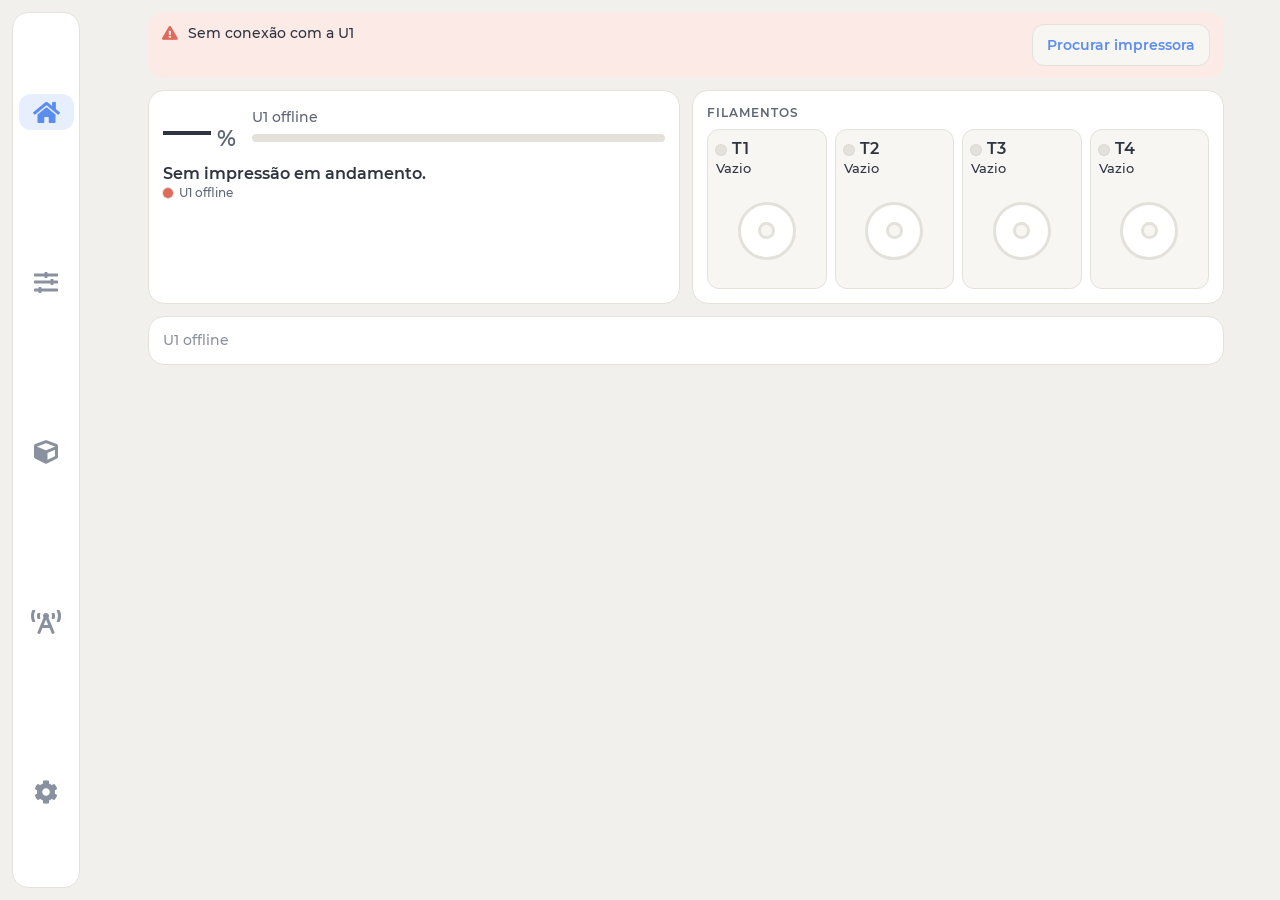
<file: assets/index.html>
<!doctype html>
<html lang="pt-BR">
<head>
<meta charset="utf-8">
<meta name="viewport" content="width=device-width,initial-scale=1,viewport-fit=cover">
<meta http-equiv="Content-Security-Policy" content="default-src 'self'; script-src 'self'; style-src 'self' 'unsafe-inline'; img-src 'self' data:; font-src 'self'; connect-src 'none'; object-src 'none'; frame-src 'none'; base-uri 'none'">
<title>Spool Factory</title>
<link rel="stylesheet" href="style.css">
</head>
<body>
<nav id="nav">
 <button data-tab="home" class="on"><i class="i">&#xf015;</i><span data-t="nav.home"></span></button>
 <button data-tab="control"><i class="i">&#xf1de;</i><span data-t="nav.control"></span></button>
 <button data-tab="stock"><i class="i">&#xf1b2;</i><span data-t="nav.stock"></span></button>
 <button data-tab="nfc"><i class="i">&#xf519;</i><span data-t="nav.nfc"></span></button>
 <button data-tab="settings"><i class="i">&#xf013;</i><span data-t="nav.settings"></span></button>
</nav>
<main>
 <div id="banner"></div>

 <section id="tab-home">
  <div class="grid home-grid">
   <div class="card" id="print-card"></div>
   <div class="card"><h3 data-t="home.filaments"></h3><div class="feeders" id="home-feeders"></div></div>
   <div class="card"><div class="temps" id="home-temps"></div></div>
  </div>
 </section>

 <section id="tab-control" hidden>
  <div class="head"><h1 data-t="ctl.title"></h1><button class="danger" id="estop"><i class="i">&#xf011;</i> <span data-t="ctl.estop"></span></button></div>
  <div class="card" id="ctl-print"></div>
  <div class="card"><h3 data-t="ctl.temps"></h3><div class="ctl-grid" id="ctl-temps"></div><p class="small muted" id="ctl-temps-note"></p></div>
  <div class="card"><h3 data-t="ctl.fans"></h3><div class="ctl-grid" id="ctl-fans"></div></div>
  <div class="card"><h3 data-t="ctl.feeders"></h3><div class="ctl-grid" id="ctl-feeders"></div><p class="small muted" data-t="feed.warning"></p></div>
 </section>

 <section id="tab-stock" hidden>
  <div class="head"><h1 data-t="stock.title"></h1><span class="small muted" id="stock-updated"></span>
   <button id="stock-refresh"><i class="i">&#xf021;</i> <span data-t="common.refresh"></span></button>
   <button class="primary" id="stock-new"><i class="i">&#xf067;</i> <span data-t="stock.new"></span></button></div>
  <input id="search" type="search" data-tp="stock.search" autocomplete="off">
  <div class="filters">
   <select id="f-material"></select><select id="f-vendor"></select><select id="f-location"></select>
   <select id="f-sort"><option value="id" data-t="sort.id"></option><option value="weight" data-t="sort.weight"></option><option value="material" data-t="sort.material"></option><option value="brand" data-t="sort.brand"></option></select>
  </div>
  <div class="row">
   <button class="chip" id="c-archived" data-t="stock.archived"></button>
   <button class="chip" id="c-low" data-t="stock.low"></button>
   <button class="chip" id="c-compact" data-t="stock.compact"></button>
   <button class="chip" id="c-clear" data-t="stock.clear"></button>
   <span class="small muted" id="stock-summary"></span>
  </div>
  <p></p>
  <div class="list" id="stock-list"></div>
 </section>

 <section id="tab-nfc" hidden>
  <div class="head"><h1 data-t="nfc.title"></h1></div>
  <div class="card reader"><i class="i big">&#xf519;</i><div><h2 data-t="nfc.tap"></h2><p class="t2" id="nfc-status"></p><button id="nfc-onoff" hidden data-t="nfc.off"></button></div></div>
  <div id="nfc-result"></div>
  <div class="card"><h3 data-t="nfc.deadline"></h3><div class="row" id="nfc-deadline"></div></div>
 </section>

 <section id="tab-settings" hidden>
  <div class="head"><h1 data-t="set.title"></h1></div>
  <div class="card">
   <h2 data-t="set.printer"></h2>
   <p class="small t2" id="set-conn"></p>
   <label for="s-printer" data-t="set.ip"></label><input id="s-printer" inputmode="url" autocomplete="off">
   <label for="s-spoolman" data-t="set.spoolman"></label><input id="s-spoolman" inputmode="url" autocomplete="off">
   <p class="small muted" data-t="set.spoolman_hint"></p>
   <details><summary class="small t2" data-t="set.keys"></summary>
    <label for="s-printerKey">Moonraker</label><input id="s-printerKey" autocomplete="off">
    <label for="s-spoolKey">Spoolman</label><input id="s-spoolKey" autocomplete="off"></details>
   <label for="s-language" data-t="set.language"></label>
   <select id="s-language"><option value="auto" data-t="set.lang_auto"></option><option value="pt">Português (Brasil)</option><option value="en">English</option></select>
   <div class="row" style="margin-top:14px"><button class="primary" id="s-save" data-t="common.save"></button><button id="s-test" data-t="conn.test"></button><button id="s-rescan" data-t="conn.rescan"></button></div>
   <p class="small" id="s-result"></p>
  </div>
  <div class="card"><div class="row"><h2 class="spacer" data-t="log.title"></h2><button id="s-share" data-t="set.share"></button></div><ul class="log" id="log"></ul></div>
  <div class="card"><h2 data-t="set.about"></h2><p class="t2" id="about"></p><button id="s-firmware" data-t="set.firmware"></button></div>
 </section>
</main>
<div id="modal" hidden><div class="sheet" id="sheet"></div></div>
<div id="toast"></div>
<script src="i18n-data.js"></script>
<script src="app.js"></script>
</body>
</html>
</file>
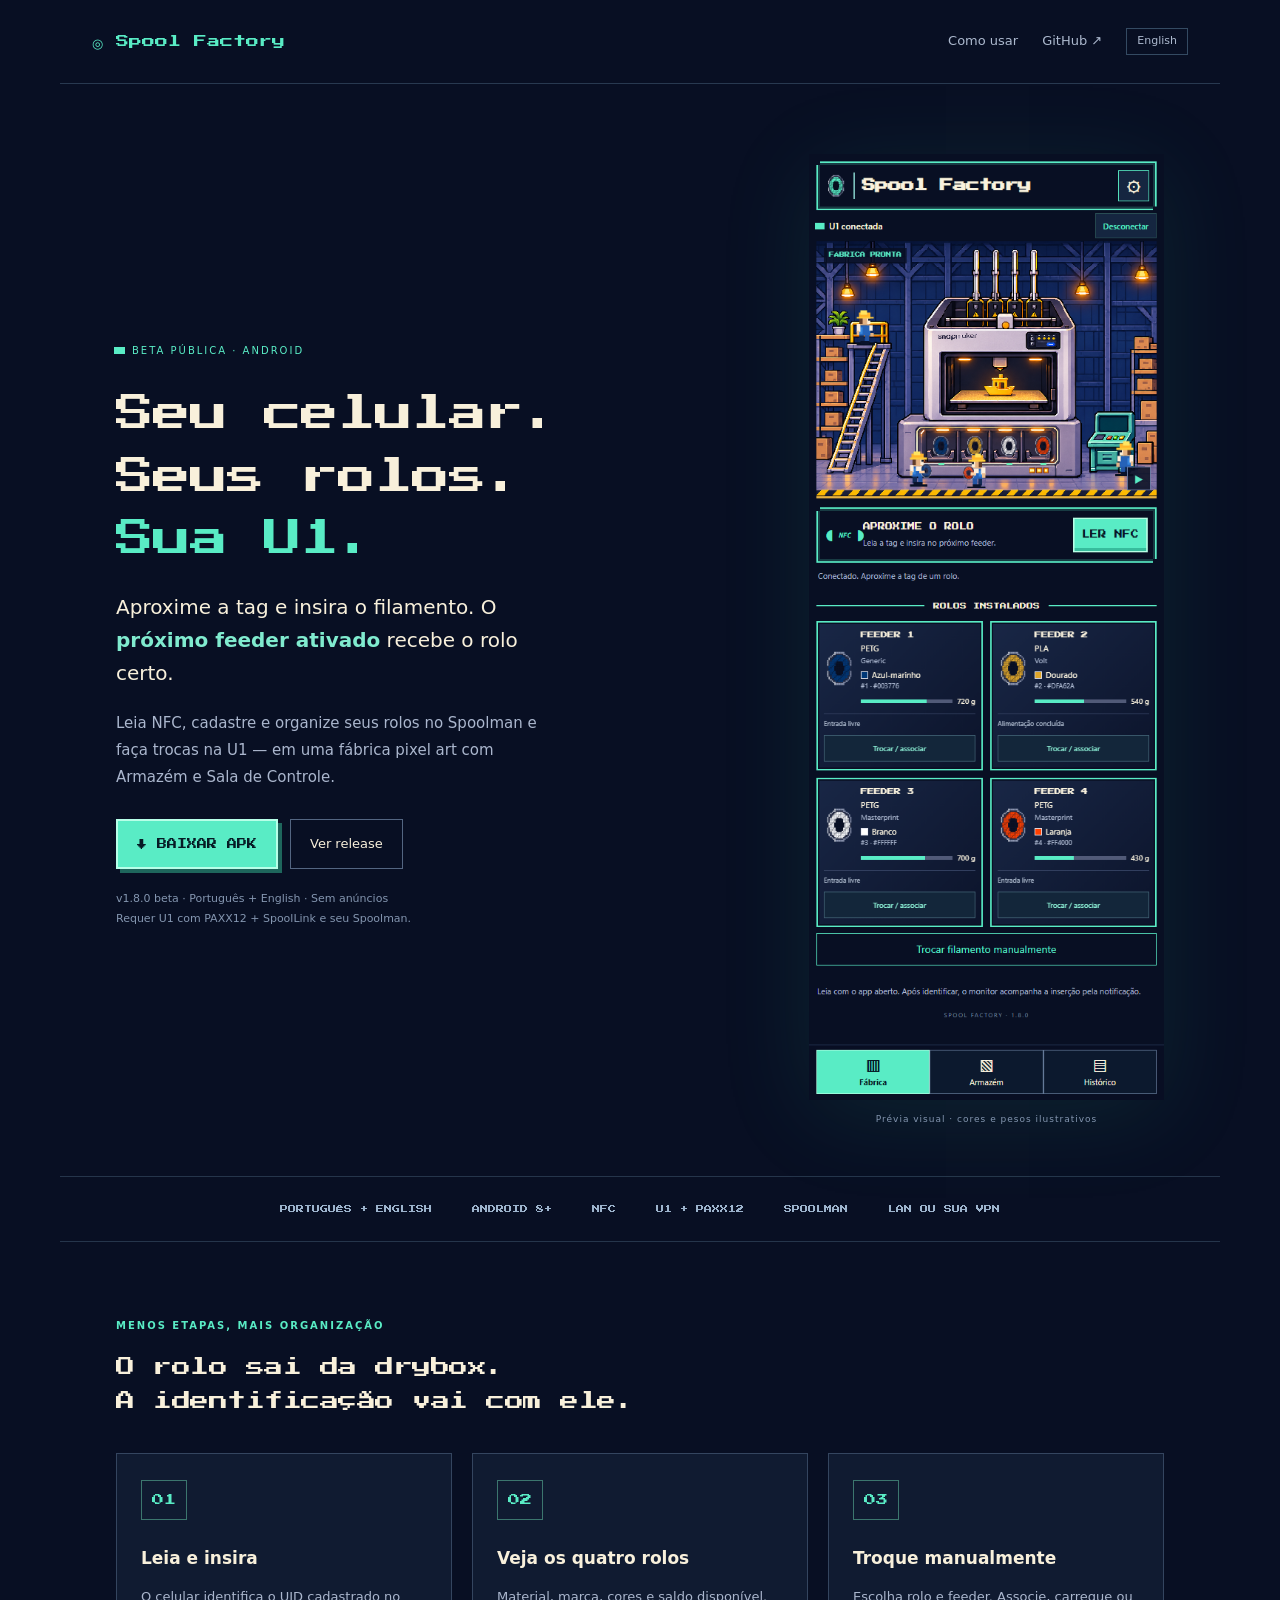
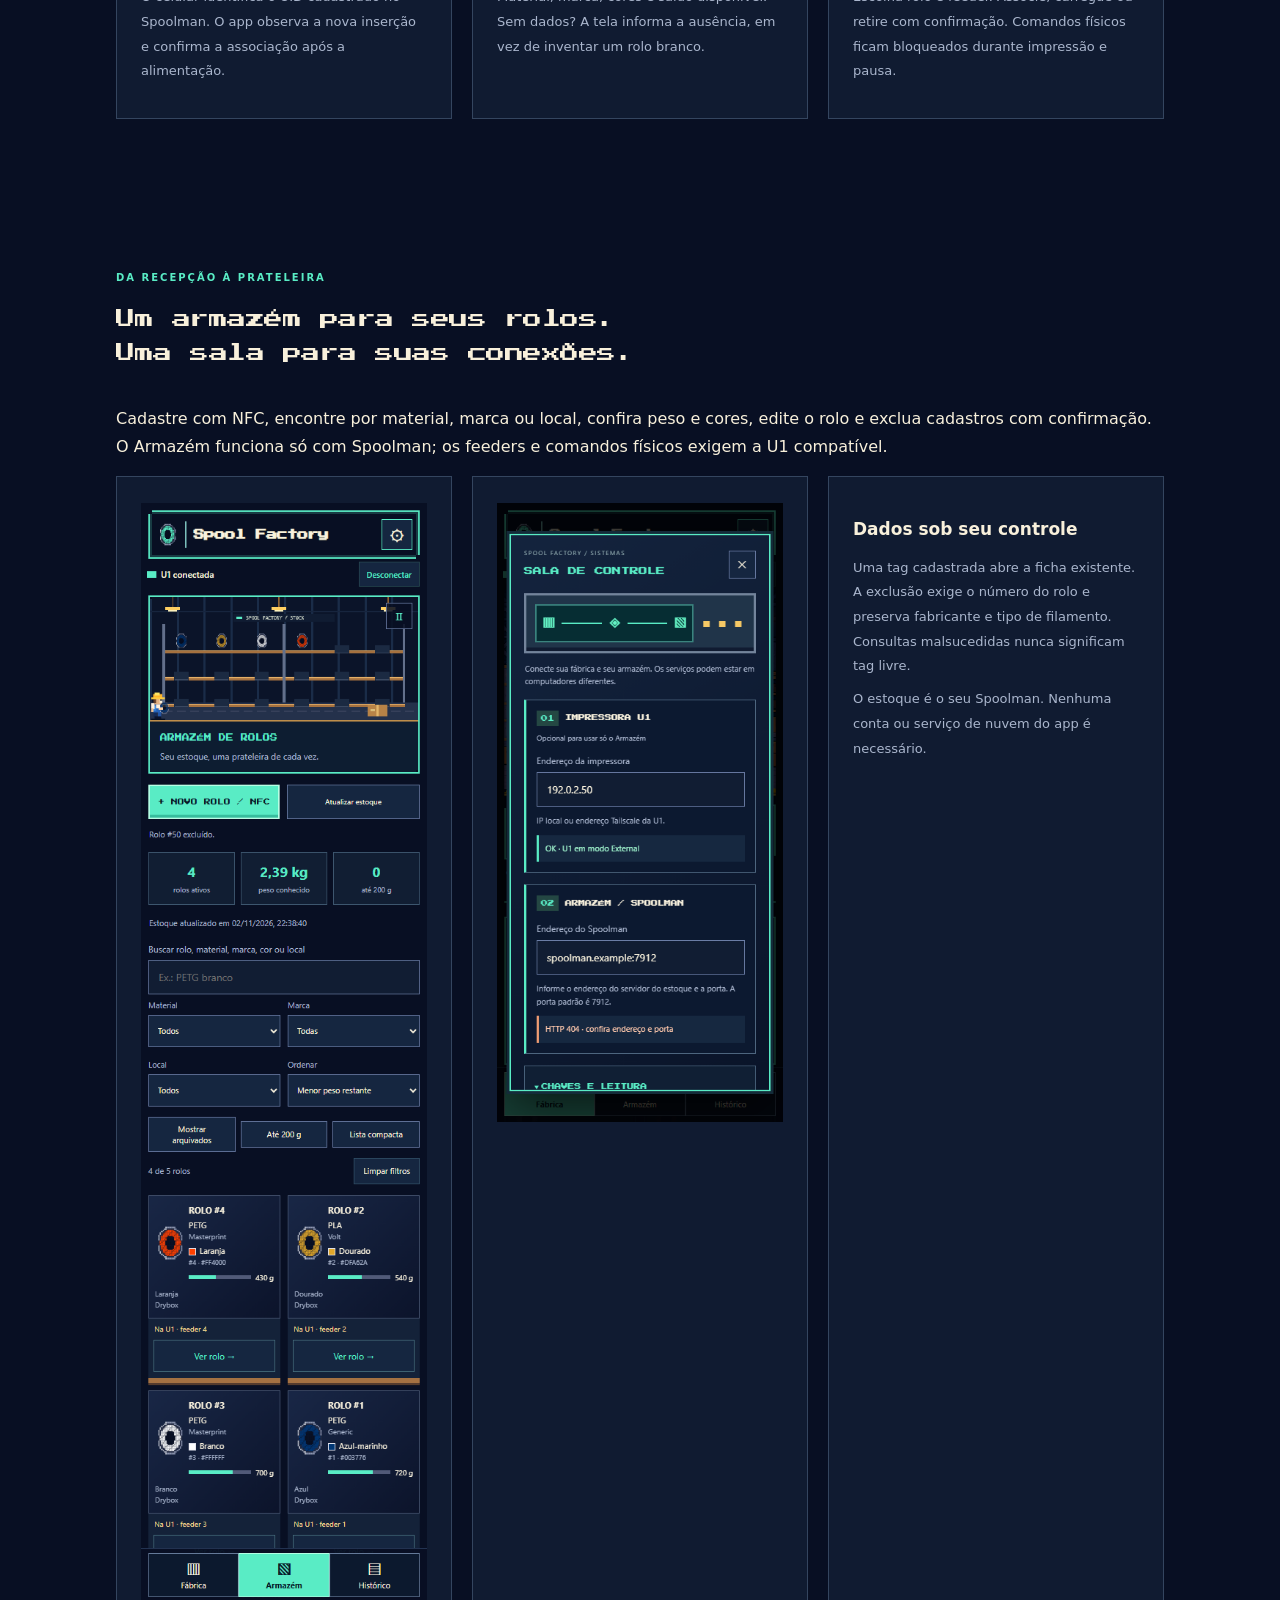
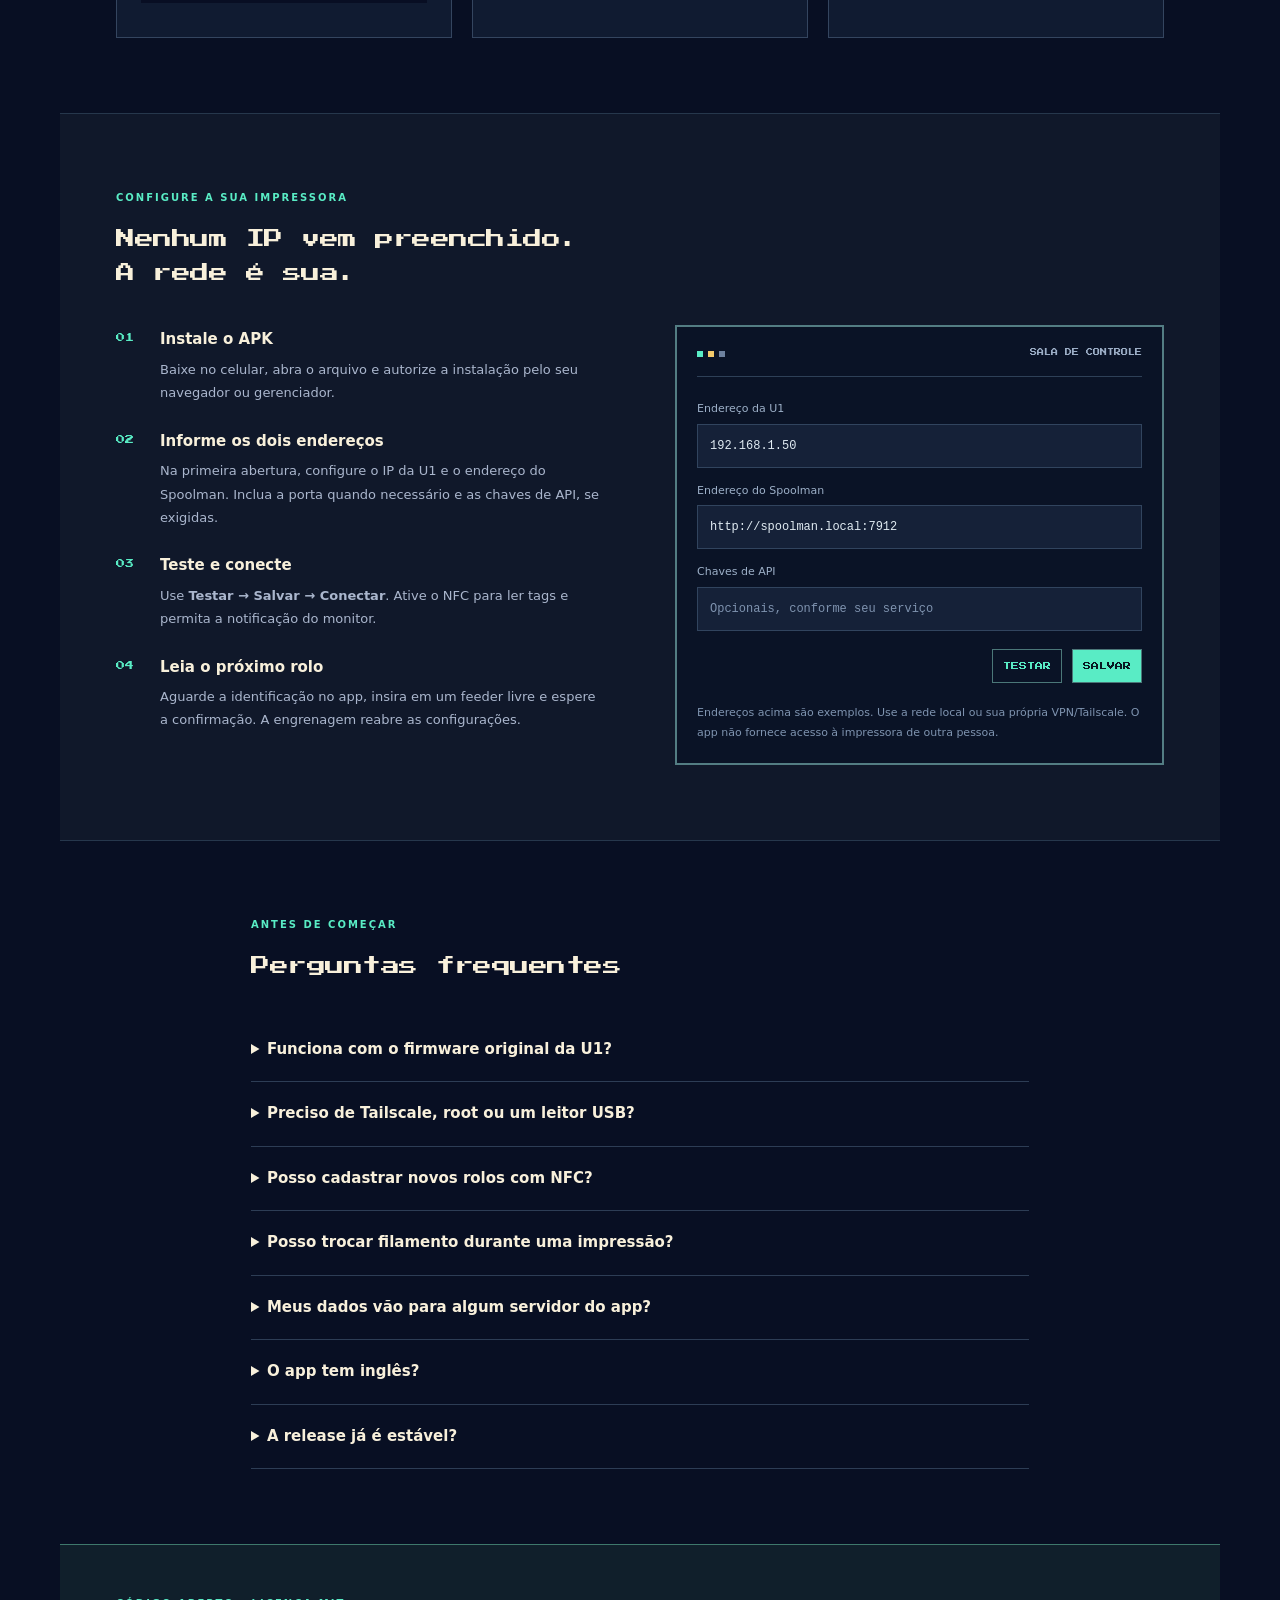
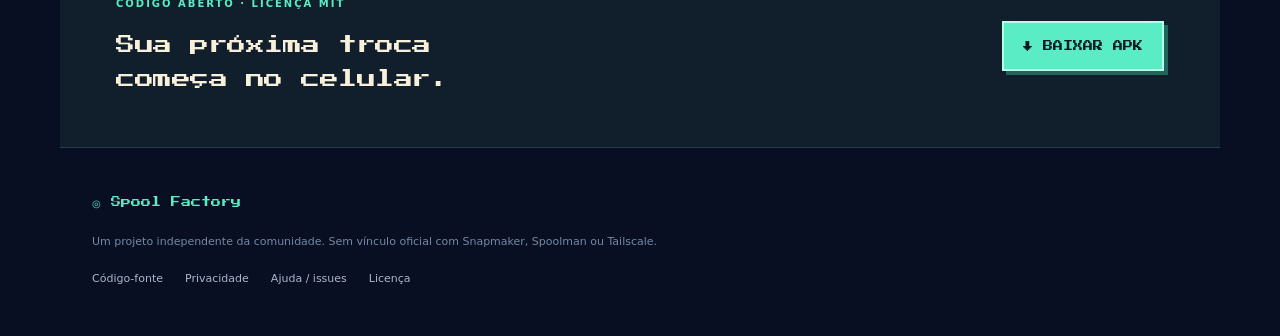
<file: docs/index.html>
<!doctype html><html lang="pt-BR"><head><meta charset="utf-8"><meta name="viewport" content="width=device-width,initial-scale=1"><title>Spool Factory — NFC para sua Snapmaker U1</title><meta name="description" content="Use seu celular Android como leitor NFC externo da Snapmaker U1. Associação automática ao próximo feeder, estoque Spoolman e troca manual, com visual pixel art."><meta property="og:title" content="Spool Factory"><meta property="og:description" content="Leia a tag. Insira o filamento. O próximo feeder recebe o rolo."><meta property="og:type" content="website"><meta property="og:image" content="https://caiotmoraes.github.io/spool-factory/assets/preview.png"><link rel="icon" href="data:image/svg+xml,%3Csvg xmlns='http://www.w3.org/2000/svg' viewBox='0 0 40 40'%3E%3Crect width='40' height='40' fill='%23080f23'/%3E%3Ccircle cx='20' cy='20' r='14' stroke='%2359ecc5' stroke-width='6' fill='none'/%3E%3Ccircle cx='20' cy='20' r='4' fill='%2359ecc5'/%3E%3C/svg%3E"><link rel="stylesheet" href="site.css"></head><body>
<a class="skip" href="#conteudo">Ir para o conteúdo</a>
<header><a class="brand" href="#">◎ <span>Spool Factory</span></a><nav aria-label="Principal"><a href="#instalar">Como usar</a><a href="https://github.com/caiotmoraes/spool-factory">GitHub ↗</a><a class="mini" href="https://github.com/caiotmoraes/spool-factory/blob/main/README.md" lang="en">English</a></nav></header>
<main id="conteudo"><section class="hero"><div class="intro"><div class="badge"><span></span>BETA PÚBLICA · ANDROID</div><h1>Seu celular.<br>Seus rolos.<br><em>Sua U1.</em></h1><p class="lead">Aproxime a tag e insira o filamento. O <strong>próximo feeder ativado</strong> recebe o rolo certo.</p><p class="secondary">Leia NFC, cadastre e organize seus rolos no Spoolman e faça trocas na U1 — em uma fábrica pixel art com Armazém e Sala de Controle.</p><div class="buttons"><a class="button primary" href="https://github.com/caiotmoraes/spool-factory/releases/download/v1.8.0-beta.1/Spool-Factory.apk">↓ BAIXAR APK</a><a class="button" href="https://github.com/caiotmoraes/spool-factory/releases/tag/v1.8.0-beta.1">Ver release</a></div><p class="download-note">v1.8.0 beta · Português + English · Sem anúncios<br>Requer U1 com PAXX12 + SpoolLink e seu Spoolman.</p></div><figure class="screen"><img src="assets/preview.png" width="1024" height="1536" alt="Prévia visual do Spool Factory em estilo fábrica 8 bits, com a U1, trabalhadores e quatro rolos coloridos"><figcaption>Prévia visual · cores e pesos ilustrativos</figcaption></figure></section>
<div class="requirements"><span>PORTUGUÊS + ENGLISH</span><span>ANDROID 8+</span><span>NFC</span><span>U1 + PAXX12</span><span>SPOOLMAN</span><span>LAN OU SUA VPN</span></div>
<section class="section"><div class="eyebrow">MENOS ETAPAS, MAIS ORGANIZAÇÃO</div><h2>O rolo sai da drybox.<br>A identificação vai com ele.</h2><div class="features"><article><span class="feature-icon">01</span><h3>Leia e insira</h3><p>O celular identifica o UID cadastrado no Spoolman. O app observa a nova inserção e confirma a associação após a alimentação.</p></article><article><span class="feature-icon">02</span><h3>Veja os quatro rolos</h3><p>Material, marca, cores e saldo disponível. Sem dados? A tela informa a ausência, em vez de inventar um rolo branco.</p></article><article><span class="feature-icon">03</span><h3>Troque manualmente</h3><p>Escolha rolo e feeder. Associe, carregue ou retire com confirmação. Comandos físicos ficam bloqueados durante impressão e pausa.</p></article></div></section>
<section class="section"><div class="eyebrow">DA RECEPÇÃO À PRATELEIRA</div><h2>Um armazém para seus rolos.<br>Uma sala para suas conexões.</h2><p>Cadastre com NFC, encontre por material, marca ou local, confira peso e cores, edite o rolo e exclua cadastros com confirmação. O Armazém funciona só com Spoolman; os feeders e comandos físicos exigem a U1 compatível.</p><div class="features"><article><img src="assets/warehouse.png" width="390" height="1500" style="width:100%;height:auto" alt="Armazém com rolos ilustrativos"></article><article><img src="assets/control-room.png" width="390" height="844" style="width:100%;height:auto" alt="Sala de Controle com endereços de exemplo"></article><article><h3>Dados sob seu controle</h3><p>Uma tag cadastrada abre a ficha existente. A exclusão exige o número do rolo e preserva fabricante e tipo de filamento. Consultas malsucedidas nunca significam tag livre.</p><p>O estoque é o seu Spoolman. Nenhuma conta ou serviço de nuvem do app é necessário.</p></article></div></section><section id="instalar" class="section setup"><div class="eyebrow">CONFIGURE A SUA IMPRESSORA</div><h2>Nenhum IP vem preenchido.<br>A rede é sua.</h2><div class="setup-grid"><ol><li><b>Instale o APK</b><p>Baixe no celular, abra o arquivo e autorize a instalação pelo seu navegador ou gerenciador.</p></li><li><b>Informe os dois endereços</b><p>Na primeira abertura, configure o IP da U1 e o endereço do Spoolman. Inclua a porta quando necessário e as chaves de API, se exigidas.</p></li><li><b>Teste e conecte</b><p>Use <strong>Testar → Salvar → Conectar</strong>. Ative o NFC para ler tags e permita a notificação do monitor.</p></li><li><b>Leia o próximo rolo</b><p>Aguarde a identificação no app, insira em um feeder livre e espere a confirmação. A engrenagem reabre as configurações.</p></li></ol><aside class="config"><div class="window-bar"><i></i><i></i><i></i><span>SALA DE CONTROLE</span></div><label>Endereço da U1</label><code>192.168.1.50</code><label>Endereço do Spoolman</label><code>http://spoolman.local:7912</code><label>Chaves de API</label><code class="muted">Opcionais, conforme seu serviço</code><div class="config-actions"><span>TESTAR</span><span>SALVAR</span></div><p>Endereços acima são exemplos. Use a rede local ou sua própria VPN/Tailscale. O app não fornece acesso à impressora de outra pessoa.</p></aside></div></section>
<section class="section faq"><div class="eyebrow">ANTES DE COMEÇAR</div><h2>Perguntas frequentes</h2><details><summary>Funciona com o firmware original da U1?</summary><p>Não. É necessário PAXX12 Extended Firmware com SpoolLink e as interfaces de leitor externo compatíveis. Configure Filament Detection como External no Firmware Config, com a U1 ociosa: a mudança reinicia o Klipper e impede o OpenRFID de apagar associações do celular. O desenvolvimento usou a série 2.0.0-paxx12-24. Consulte a documentação do repositório antes de instalar.</p></details><details><summary>Preciso de Tailscale, root ou um leitor USB?</summary><p>Não é necessário root nem leitor USB. Tailscale é opcional: o celular só precisa alcançar sua U1 e seu Spoolman. Na mesma rede Wi-Fi, use os endereços locais. Para VPN/Tailscale, configure seus próprios dispositivos separadamente.</p></details><details><summary>Posso cadastrar novos rolos com NFC?</summary><p>Sim. Abra Armazém → Novo rolo / NFC e leia a tag. O app informa se ela já pertence a um rolo, inclusive arquivado, ou está livre após consultar o Spoolman. Escolha o filamento do catálogo ou cadastre marca, material e cores; informe peso e local e confirme. A leitura usa o UID: não descobre automaticamente todos os dados do material e não regrava a tag.</p></details><details><summary>Posso trocar filamento durante uma impressão?</summary><p>Os controles manuais desta versão ficam bloqueados durante impressão e pausa, além de erros e outras operações. Carregar/retirar podem aquecer e movimentar a U1 e pedem confirmação. O novo controle físico ainda precisa de validação mais ampla em hardware.</p></details><details><summary>Meus dados vão para algum servidor do app?</summary><p>Não há conta do app, anúncios ou telemetria do desenvolvedor. O celular conversa com os endereços configurados por você. Configurações, cache e histórico ficam no aparelho. Diagnósticos só são compartilhados quando você usa a ação de compartilhar; revise-os antes de publicar.</p></details><details><summary>O app tem inglês?</summary><p>Sim. A versão 1.8 oferece inglês e português brasileiro nas telas, confirmações e notificações. O padrão segue o idioma do celular. Você pode escolher em engrenagem → Idioma → Salvar. Os nomes e dados cadastrados no Spoolman permanecem como você escreveu.</p></details><details><summary>A release já é estável?</summary><p>É uma beta pública inicial. Há testes automatizados de lógica, integração simulada e interface; a associação NFC foi usada em um Galaxy Z Fold7. Outros aparelhos, versões de firmware e os novos comandos físicos precisam de validação. Se encontrar um problema, abra uma issue sem incluir dados privados.</p></details></section>
<section class="final-cta"><div><div class="eyebrow">CÓDIGO ABERTO · LICENÇA MIT</div><h2>Sua próxima troca<br>começa no celular.</h2></div><a class="button primary" href="https://github.com/caiotmoraes/spool-factory/releases/download/v1.8.0-beta.1/Spool-Factory.apk">↓ BAIXAR APK</a></section></main>
<footer><a class="brand" href="#">◎ Spool Factory</a><p>Um projeto independente da comunidade. Sem vínculo oficial com Snapmaker, Spoolman ou Tailscale.</p><div><a href="https://github.com/caiotmoraes/spool-factory">Código-fonte</a><a href="https://github.com/caiotmoraes/spool-factory/blob/main/PRIVACY.md">Privacidade</a><a href="https://github.com/caiotmoraes/spool-factory/issues">Ajuda / issues</a><a href="https://github.com/caiotmoraes/spool-factory/blob/main/LICENSE">Licença</a></div></footer>
</body></html>
</file>
<file: assets/style.css>
/* Spool Factory 2.0 — tema claro do U1 Factory Display (spec/tokens.json). */
@font-face{font-family:Montserrat;font-weight:500;src:url(fonts/Montserrat-Medium.woff2) format('woff2');}
@font-face{font-family:Montserrat;font-weight:600;src:url(fonts/Montserrat-SemiBold.woff2) format('woff2');}
@font-face{font-family:FA;font-weight:900;src:url(fonts/fa-solid.woff2) format('woff2');}
:root{
 --bg:#F2F0EC;--surface:#FFFFFF;--surface2:#F7F6F3;--line:#E4E1DB;--text:#2E3440;--text2:#5E6675;--muted:#8A919E;
 --accent:#5B8DEF;--accentBg:#E7EEFC;--onAccent:#FFFFFF;--ok:#6E9A72;--warn:#E3A447;--danger:#E0695A;--dangerBg:#FCEAE7;--temp:#4E6C93;
 --r-card:16px;--r-btn:12px;--r-input:10px;--r-chip:16px;--r-dialog:20px;
 --nav:64px;
 --safe-top:env(safe-area-inset-top,0px);
 --safe-right:env(safe-area-inset-right,0px);
 --safe-bottom:env(safe-area-inset-bottom,0px);
 --safe-left:env(safe-area-inset-left,0px);
}
*{box-sizing:border-box;-webkit-tap-highlight-color:transparent}
html,body{margin:0;background:var(--bg);color:var(--text);font:500 14px/1.35 Montserrat,system-ui,sans-serif}
html{height:100%}
body{min-height:100vh;min-height:100dvh;padding:var(--safe-top) var(--safe-right) calc(var(--nav) + var(--safe-bottom) + 8px) var(--safe-left)}
.i{font-family:FA;font-weight:900;font-style:normal;display:inline-block;line-height:1}
h1{font-size:24px;font-weight:600;margin:0}
h2{font-size:16px;font-weight:600;margin:0}
h3{font-size:12px;font-weight:600;margin:0 0 8px;color:var(--text2);letter-spacing:.08em;text-transform:uppercase}
.muted{color:var(--muted)}.t2{color:var(--text2)}.small{font-size:12px}
main{max-width:1100px;margin:0 auto;padding:12px}
section[hidden]{display:none!important}
.head{display:flex;align-items:center;gap:8px;margin:4px 2px 12px;flex-wrap:wrap}
.head h1{flex:1}
.card{background:var(--surface);border:1px solid var(--line);border-radius:var(--r-card);padding:14px;margin-bottom:12px}
.grid{display:grid;gap:12px}
.row{display:flex;gap:8px;align-items:center;flex-wrap:wrap}
.spacer{flex:1}
button{font:inherit;font-weight:600;border:1px solid var(--line);background:var(--surface2);color:var(--accent);border-radius:var(--r-btn);padding:10px 14px;min-height:42px;cursor:pointer}
button:active{filter:brightness(.95)}
button.primary{background:var(--accent);border-color:var(--accent);color:var(--onAccent)}
button.danger{background:var(--danger);border-color:var(--danger);color:#fff}
button.ghost-danger{color:var(--danger);background:var(--dangerBg);border-color:transparent}
button:disabled{opacity:.45}
button.chip{min-height:34px;padding:6px 12px;border-radius:var(--r-chip);font-size:13px}
button.chip.on{background:var(--accentBg);border-color:var(--accent)}
input,select,textarea{font:inherit;color:var(--text);background:var(--surface2);border:1px solid var(--line);border-radius:var(--r-input);padding:10px 12px;min-height:42px;width:100%}
input:focus,select:focus,textarea:focus{outline:2px solid var(--accentBg);border-color:var(--accent)}
label{display:block;font-size:12px;color:var(--text2);margin:10px 0 4px}
/* Navegação: barra inferior no celular, trilho lateral em tela larga (como o display). */
nav{position:fixed;left:var(--safe-left);right:var(--safe-right);bottom:0;height:calc(var(--nav) + var(--safe-bottom));padding-bottom:var(--safe-bottom);background:var(--surface);border-top:1px solid var(--line);display:flex;z-index:5;box-sizing:border-box}
nav button{flex:1;min-width:0;border:0;background:none;border-radius:0;color:var(--muted);display:flex;flex-direction:column;align-items:center;justify-content:center;gap:4px;font-size:11px;padding:6px 2px 2px}
nav button span{max-width:100%;overflow:hidden;text-overflow:ellipsis;white-space:nowrap}
nav button .i{font-size:20px}
nav button.on{color:var(--accent)}
nav button.on .i{background:var(--accentBg);border-radius:12px;padding:6px 14px}
@media (min-width:760px){
 body{padding:var(--safe-top) var(--safe-right) var(--safe-bottom) calc(92px + var(--safe-left))}
 nav{top:calc(12px + var(--safe-top));bottom:calc(12px + var(--safe-bottom));left:calc(12px + var(--safe-left));right:auto;width:68px;height:auto;padding:12px 0;flex-direction:column;border:1px solid var(--line);border-radius:var(--r-card)}
 nav button span{display:none}
 nav button .i{font-size:24px;padding:12px}
 .home-grid{grid-template-columns:1fr 1fr}
 .home-grid .card{margin:0}
 .home-grid .card:last-child{grid-column:1 / -1}
}
/* Banner de estado / mensagens */
.banner{display:flex;gap:10px;align-items:flex-start;border-radius:var(--r-card);padding:12px 14px;margin-bottom:12px;background:var(--accentBg);color:var(--text)}
.banner .i{color:var(--accent);margin-top:2px}
.banner.err{background:var(--dangerBg)}.banner.err .i{color:var(--danger)}
.banner.ok{background:#E8F1E8}.banner.ok .i{color:var(--ok)}
/* Início */
.hero{display:flex;gap:16px;align-items:center}
.hero .pct{font-size:48px;font-weight:600;line-height:1}
.hero .pct small{font-size:22px;color:var(--text2)}
.bar{height:8px;background:var(--line);border-radius:8px;overflow:hidden;margin:8px 0}
.bar>i{display:block;height:100%;background:var(--accent);border-radius:8px}
.dot{display:inline-block;width:10px;height:10px;border-radius:50%;margin-right:6px;vertical-align:middle;background:var(--muted);box-shadow:0 0 0 1px rgba(0,0,0,.12)}
.feeders{display:grid;grid-template-columns:repeat(4,1fr);gap:8px}
.feeder{background:var(--surface2);border:1px solid var(--line);border-radius:12px;padding:8px;text-align:center;min-width:0}
.feeder.sel{border-color:var(--accent);box-shadow:0 0 0 1px var(--accent) inset}
.feeder b{display:block;font-size:16px;text-align:left}
.feeder .mat{text-align:left;font-size:13px}.feeder .g{text-align:left;font-size:12px;color:var(--text2)}
.feeder .id{font-size:12px;color:var(--muted);margin-top:4px}
.spool{width:58px;height:58px;border-radius:50%;margin:8px auto 0;position:relative;border:3px solid #6b7280;background:#555}
.spool:after{content:'';position:absolute;inset:34%;border-radius:50%;background:#e5e7eb;border:3px solid #9ca3af}
.spool.empty{background:var(--surface);border:3px solid var(--line)}
.spool.empty:after{background:var(--surface2);border-color:var(--line)}
.temps{display:grid;grid-template-columns:repeat(auto-fit,minmax(120px,1fr));gap:8px}
.temp .v{font-size:32px;font-weight:600;color:var(--temp);line-height:1.1}
.temp .v small{font-size:16px}
.temp.bed .v{color:var(--ok)}
/* Controle */
.ctl-grid{display:grid;grid-template-columns:repeat(auto-fit,minmax(150px,1fr));gap:8px}
.tile{background:var(--surface2);border:1px solid var(--line);border-radius:12px;padding:10px}
.tile .name{font-weight:600}.tile .val{font-size:22px;font-weight:600;color:var(--temp)}
.tile .row{margin-top:6px;gap:4px;flex-wrap:wrap;align-items:stretch}
.tile button.chip{padding:4px 6px;min-height:30px;font-size:11px;flex:1 1 auto;white-space:nowrap;min-width:2.6em}
.tile .row.actions button.chip{flex:1 1 calc(50% - 4px);white-space:normal;line-height:1.2;text-align:center}
.tile .row.actions button.chip[data-assign-ch]{flex:1 1 100%}
/* Armazém */
.filters{display:grid;grid-template-columns:repeat(4,1fr);gap:8px;margin:8px 0}
@media (max-width:520px){.filters{grid-template-columns:repeat(2,1fr)}.filters select{font-size:12px;min-width:0}}
.list{display:grid;grid-template-columns:repeat(auto-fill,minmax(300px,1fr));gap:8px}
.item{background:var(--surface);border:1px solid var(--line);border-radius:var(--r-card);padding:12px;display:flex;gap:12px;align-items:center;cursor:pointer}
.item .sw{width:30px;height:30px;border-radius:50%;flex:none;border:1px solid var(--line)}
.item .main{flex:1;min-width:0}
.item .title{font-weight:600;white-space:nowrap;overflow:hidden;text-overflow:ellipsis}
.item .meta{display:flex;gap:10px;font-size:12px;color:var(--text2);margin-top:4px}
.item .meta .low{color:var(--danger)}
.badge{font-size:11px;padding:2px 8px;border-radius:999px;background:var(--surface2);border:1px solid var(--line);color:var(--text2)}
.badge.low{background:var(--dangerBg);color:var(--danger);border-color:transparent}
.list.compact{grid-template-columns:1fr}.list.compact .item{padding:8px 12px}
/* NFC */
.reader{display:flex;gap:16px;align-items:center}
.reader .big{font-size:40px;color:var(--accent);background:var(--accentBg);border-radius:20px;padding:18px}
.count{font-size:40px;font-weight:600;color:var(--accent)}
/* Diálogo */
#modal{position:fixed;inset:0;background:rgba(46,52,64,.35);display:flex;align-items:flex-end;justify-content:center;z-index:10}
#modal[hidden]{display:none}
.sheet{background:var(--surface);border-radius:var(--r-dialog) var(--r-dialog) 0 0;width:100%;max-width:640px;max-height:92vh;overflow:auto;padding:18px 18px calc(18px + var(--safe-bottom))}
@media (min-width:760px){#modal{align-items:center}.sheet{border-radius:var(--r-dialog)}}
.sheet .actions{display:flex;gap:8px;justify-content:flex-end;margin-top:16px;flex-wrap:wrap}
.kv{display:grid;grid-template-columns:auto 1fr;gap:6px 14px;margin:10px 0}
.kv dt{color:var(--text2);font-size:12px}.kv dd{margin:0}
.tags{display:flex;gap:6px;flex-wrap:wrap}
.tags code{font:600 12px Montserrat;background:var(--surface2);border:1px solid var(--line);border-radius:8px;padding:3px 8px}
.tags code.bad{color:var(--danger);background:var(--dangerBg);border-color:transparent}
#toast{position:fixed;left:50%;bottom:calc(var(--nav) + var(--safe-bottom) + 16px);transform:translateX(-50%);background:var(--text);color:#fff;padding:10px 16px;border-radius:12px;max-width:90vw;z-index:20;opacity:0;transition:opacity .2s;pointer-events:none}
#toast.show{opacity:1}
.log{list-style:none;margin:0;padding:0;max-height:320px;overflow:auto}
.log li{padding:8px 0;border-bottom:1px solid var(--line);font-size:13px}
</file>
<file: docs/site.css>
@font-face{font-family:Pixel;src:url(assets/pixel.ttf);font-display:swap}*{box-sizing:border-box}html{scroll-behavior:smooth;scroll-padding-top:30px}body{margin:0;background:#080f23;color:#f8f0db;font-family:system-ui,-apple-system,sans-serif;font-size:16px;line-height:1.7}a{color:inherit;text-decoration:none}a:focus-visible,summary:focus-visible{outline:3px solid #59ecc5;outline-offset:6px}.skip{position:absolute;top:-80px;left:10px;background:#59ecc5;color:#080f23;z-index:5;padding:10px}.skip:focus{top:8px}header,main,footer{max-width:1160px;margin:auto}header{display:flex;align-items:center;justify-content:space-between;gap:24px;padding:28px 32px;border-bottom:1px solid #283950}.brand{font-family:Pixel,monospace;font-size:13px;line-height:1.8;color:#59ecc5;white-space:nowrap}nav{display:flex;gap:24px;align-items:center;font-size:13px;color:#acb9ce}nav a:hover,footer a:hover{color:#59ecc5}.mini{border:1px solid #344a62;padding:3px 10px;font-size:11px}.hero{padding:70px 56px 48px;display:grid;grid-template-columns:1fr 355px;gap:70px;align-items:center}.badge{font-size:10px;letter-spacing:2px;color:#59ecc5;display:flex;gap:9px;align-items:center}.badge span{height:7px;width:7px;background:#59ecc5;box-shadow:2px 0 #59ecc5,-2px 0 #59ecc5}h1{font:clamp(26px,3.2vw,38px)/1.65 Pixel,monospace;letter-spacing:-1px;margin:24px 0 20px}em{font-style:normal;color:#59ecc5}.lead{font-size:20px;line-height:1.65;max-width:450px}.lead strong{color:#80ebcf;font-weight:600}.secondary{color:#aab6cd;font-size:15px;line-height:1.8;max-width:430px;margin:20px 0 28px}.buttons{display:flex;gap:12px;align-items:center;flex-wrap:wrap}.button{display:inline-flex;justify-content:center;align-items:center;min-height:50px;padding:11px 19px;border:1px solid #536581;font-size:13px;white-space:nowrap;transition:transform .15s}.button:hover{transform:translateY(-2px)}.primary{background:#59ecc5;border:2px solid #b7ffe8;color:#061b25;box-shadow:4px 4px #1e665c;font:10px/1.8 Pixel,monospace}.download-note{font-size:11px;color:#8496b0;line-height:1.8;margin-top:20px}.screen{margin:0;position:relative}.screen:before{content:'';position:absolute;inset:25px -20px 45px;border:1px solid #284d51;z-index:-1;transform:rotate(3deg)}.screen img{width:100%;height:auto;display:block;box-shadow:0 15px 90px #3ed4a51a}.screen figcaption{font-size:9px;text-align:center;color:#8496b0;letter-spacing:1px;padding-top:12px}.requirements{display:flex;flex-wrap:wrap;gap:16px 40px;justify-content:center;padding:25px 24px;border-top:1px solid #25354b;border-bottom:1px solid #25354b;font:8px/1.8 Pixel,monospace;color:#9db4cd}.section{padding:75px 56px}.eyebrow{font-size:10px;color:#59ecc5;letter-spacing:2px;font-weight:600}h2{font:19px/1.8 Pixel,monospace;margin:16px 0 35px;letter-spacing:-.5px}.features{display:grid;grid-template-columns:repeat(3,1fr);gap:20px}.features article{border:1px solid #34455f;background:#101b31;padding:26px 24px}.feature-icon{font:12px/1.5 Pixel,monospace;color:#59ecc5;border:1px solid #3c766e;padding:10px;display:inline-block;margin-bottom:12px}h3{font-size:17px;margin:12px 0}.features p{font-size:13px;color:#aab6cd;line-height:1.9;margin:8px 0}.setup{background:#10182a;border-block:1px solid #26374c}.setup-grid{display:grid;grid-template-columns:1fr 1fr;gap:70px;align-items:start}ol{list-style:none;counter-reset:steps;padding:0;margin:0}li{counter-increment:steps;position:relative;padding:0 0 17px 44px}li:before{content:'0' counter(steps);position:absolute;left:0;top:4px;font:9px/2 Pixel,monospace;color:#59ecc5}li b{font-size:15px}li p{font-size:13px;color:#aab6cd;line-height:1.8;margin:5px 0}.config{border:2px solid #537d83;background:#0a1326;padding:20px}.window-bar{display:flex;align-items:center;gap:5px;border-bottom:1px solid #2e4057;padding-bottom:16px;margin-bottom:23px}.window-bar i{width:6px;height:6px;background:#59ecc5}.window-bar i:nth-child(2){background:#f3ca6b}.window-bar i:nth-child(3){background:#6e829f}.window-bar span{font:7px/1.8 Pixel,monospace;margin-left:auto;color:#9caec6}.config label{display:block;font-size:11px;color:#9db0c8;margin:14px 0 5px}.config code{display:block;padding:12px;background:#152138;border:1px solid #31445e;color:#e0ebf2;font:12px/1.5 monospace}.config .muted{color:#7f93af}.config-actions{display:flex;gap:10px;justify-content:flex-end;margin-top:18px}.config-actions span{font:8px/1.5 Pixel,monospace;color:#59ecc5;border:1px solid #4b7778;padding:10px}.config-actions span:last-child{color:#091722;background:#59ecc5}.config p{font-size:11px;color:#7f94b0;line-height:1.8;margin:20px 0 0}.faq{max-width:890px;margin:auto}details{border-bottom:1px solid #2d3d55;padding:19px 0}summary{cursor:pointer;font-size:15px;font-weight:600}details p{font-size:13px;color:#aab6cd;line-height:1.9;max-width:680px;padding:4px 0 0 16px}.final-cta{display:flex;justify-content:space-between;align-items:center;gap:30px;padding:50px 56px;border-top:1px solid #3e786c;border-bottom:1px solid #283950;background:#101f2b}.final-cta h2{margin-bottom:0}footer{padding:40px 32px 48px}footer .brand{font-size:10px}footer p{color:#7588a3;font-size:11px;margin:18px 0}footer div{display:flex;gap:22px;flex-wrap:wrap;font-size:11px;color:#aab6cd}@media(max-width:850px){.hero{grid-template-columns:1fr 290px;gap:35px;padding:55px 32px}.section{padding:55px 32px}.setup-grid{gap:30px}h1{font-size:26px}.lead{font-size:17px}.features{gap:12px}.features article{padding:20px 17px}h2{font-size:16px}.final-cta{padding:40px 32px}}@media(max-width:650px){header{padding:20px;gap:15px}.brand{font-size:9px}nav{gap:13px;font-size:10px}nav .mini{display:none}.hero{grid-template-columns:1fr;padding:42px 24px;gap:40px}h1{font-size:27px;margin-top:20px}.lead{font-size:18px}.secondary{font-size:14px}.screen{max-width:320px;margin:0 auto}.section{padding:50px 24px}.features{grid-template-columns:1fr}.features article{padding:24px}.setup-grid{grid-template-columns:1fr;gap:24px}.requirements{gap:14px 20px;font-size:7px}.final-cta{flex-direction:column;align-items:flex-start;padding:40px 24px}.final-cta .button{margin-top:5px}footer{padding:32px 24px}.eyebrow{font-size:9px}h2{font-size:15px;line-height:1.9}.button{padding:12px 15px}}@media(prefers-reduced-motion:reduce){html{scroll-behavior:auto}.button{transition:none}}

/* Keep decorative framing inside narrow screens. */
.screen:before{display:none}main,header,footer,.intro,.screen,.config{min-width:0}img{max-width:100%}code{overflow-wrap:anywhere}
</file>
